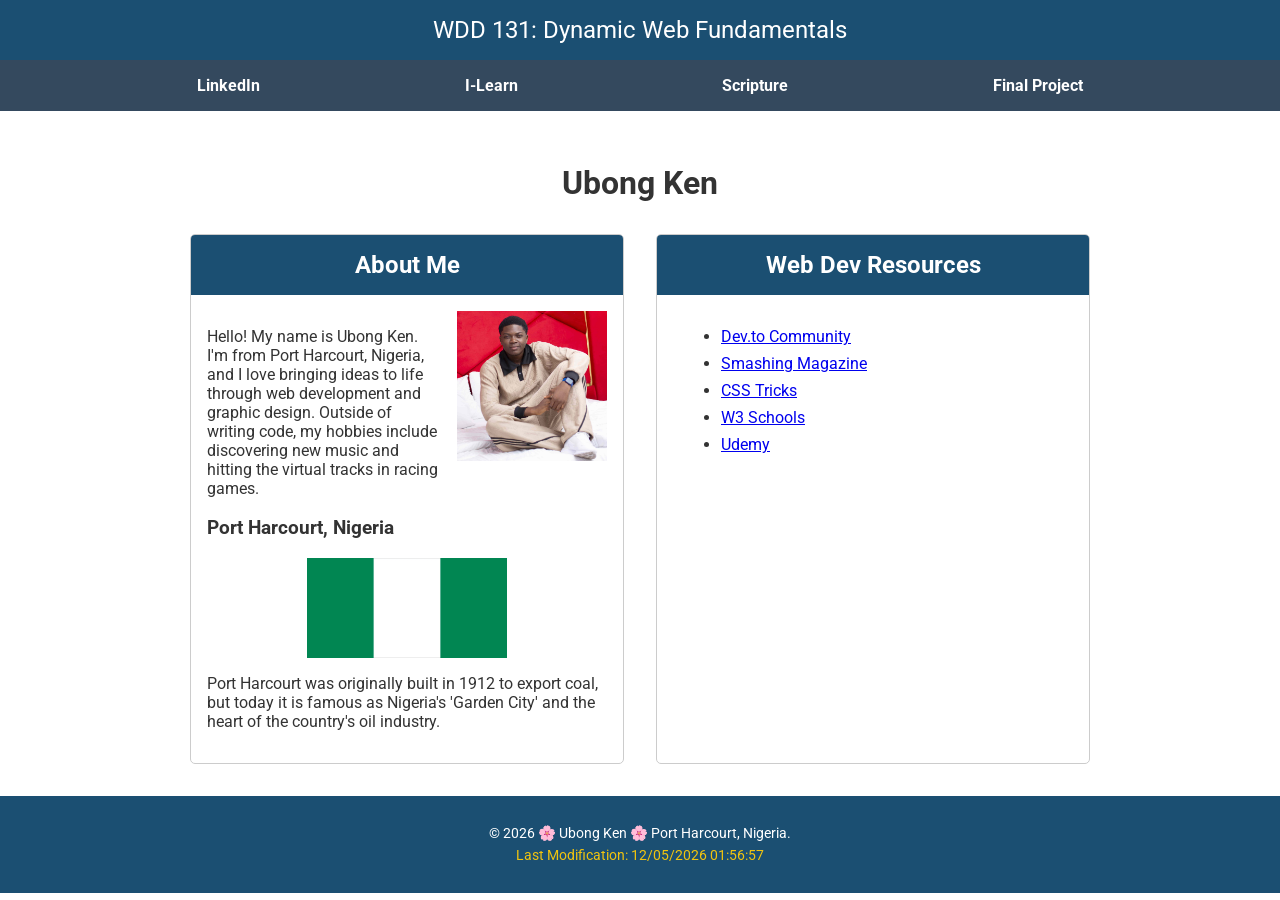
<file: index.html>
<!DOCTYPE html>
<html lang="en-US">
<head>
    <meta charset="UTF-8">
    <meta name="viewport" content="width=device-width, initial-scale=1.0">
    <title>WDD 131 - Dynamic Web Fundamentals - Ubong Ken</title>
    <meta name="description" content="WDD 131 - Dynamic Web Fundamentals course home page for Ubong Ken. Includes links to assignments and web development resources.">
    <meta name="author" content="Ubong Ken">
    
    <link rel="preconnect" href="https://fonts.googleapis.com">
    <link rel="preconnect" href="https://fonts.gstatic.com" crossorigin>
    <link href="https://fonts.googleapis.com/css2?family=Roboto:wght@400;700&display=swap" rel="stylesheet">
    
    <link rel="stylesheet" href="styles/base.css">
    <script src="scripts/getdates.js" defer></script>
</head>
<body>
    <header>
        <span id="course-title">WDD 131: Dynamic Web Fundamentals</span>
        <nav>
            <a href="https://www.linkedin.com/in/ken-ubong20" target="_blank">LinkedIn</a>
            <a href="https://byupw.instructure.com/" target="_blank">I-Learn</a>
            <a href="https://www.churchofjesuschrist.org/study/scriptures/bofm/1-ne/3?lang=eng&id=p7#p7" target="_blank">Scripture</a>
            <a href="#">Final Project</a>
        </nav>
    </header>

    <main>
        <h1>Ubong Ken</h1>
        
        <section class="card">
            <h2>About Me</h2>
            <div class="card-content">
                <img src="images/profile.jpg" alt="Profile picture of Ubong Ken" width="200" class="profile-img">
                <p>Hello! My name is Ubong Ken. I'm from Port Harcourt, Nigeria, and I love bringing ideas to life through web development and graphic design. Outside of writing code, my hobbies include discovering new music and hitting the virtual tracks in racing games.</p>
                
                <h3>Port Harcourt, Nigeria</h3>
                <img src="images/flag.webp" alt="Flag of Nigeria" width="200" class="flag-img">
                <p>Port Harcourt was originally built in 1912 to export coal, but today it is famous as Nigeria's 'Garden City' and the heart of the country's oil industry.</p>
            </div>
        </section>

        <section class="card">
            <h2>Web Dev Resources</h2>
            <div class="card-content">
                <ul>
                    <li><a href="https://dev.to/" target="_blank">Dev.to Community</a></li>
                    <li><a href="https://www.smashingmagazine.com/" target="_blank">Smashing Magazine</a></li>
                    <li><a href="https://css-tricks.com/" target="_blank">CSS Tricks</a></li>
                    <li><a href="https://www.w3schools.com/" target="_blank">W3 Schools</a></li>
                    <li><a href="https://www.udemy.com/" target="_blank">Udemy</a></li>
                </ul>
            </div>
        </section>
    </main>

    <footer>
        <p>&copy; <span id="currentyear"></span> 🌸 Ubong Ken 🌸 Port Harcourt, Nigeria. </p>
        <p id="lastModified"></p>
    </footer>
</body>
</html>
</file>
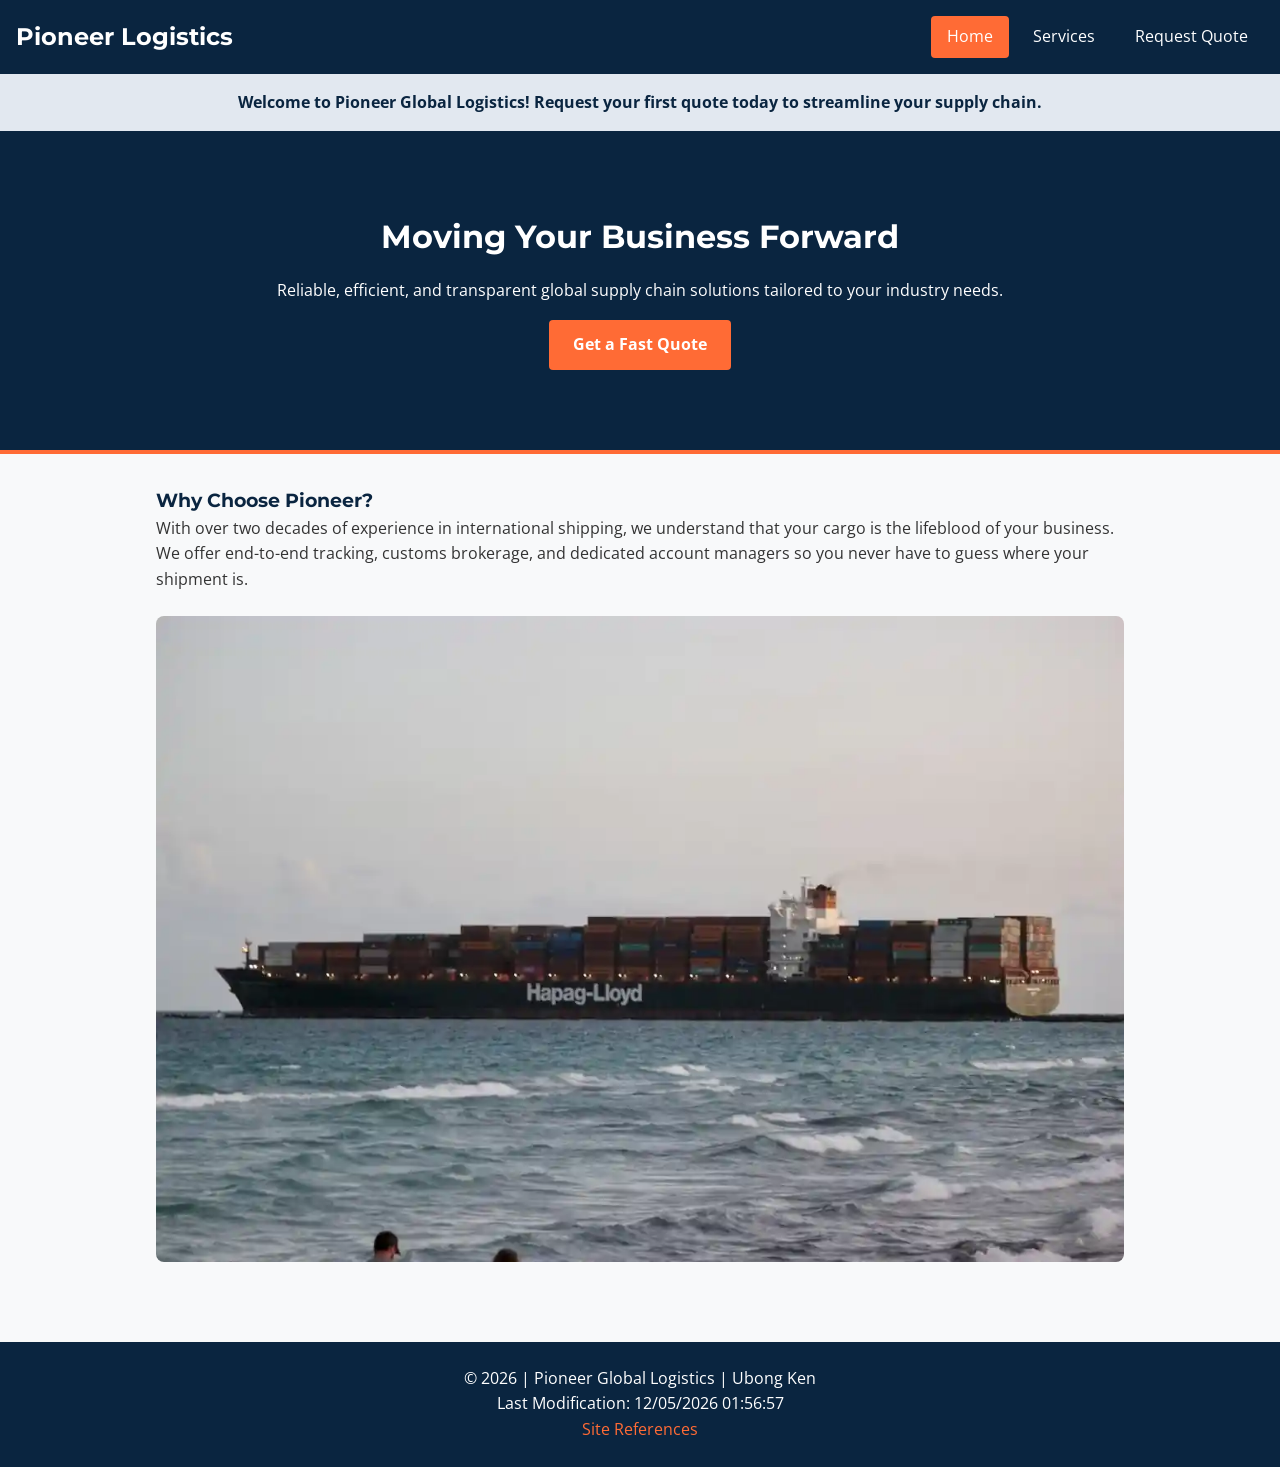
<file: project/index.html>
<!DOCTYPE html>
<html lang="en-US">
<head>
    <meta charset="UTF-8">
    <meta name="viewport" content="width=device-width, initial-scale=1.0">
    <title>Pioneer Global Logistics | Home</title>
    <meta name="description" content="Pioneer Global Logistics provides top-tier ocean, air, and ground freight solutions worldwide.">
    <meta name="author" content="Ubong Ken">
    
    <link rel="preconnect" href="https://fonts.googleapis.com">
    <link rel="preconnect" href="https://fonts.gstatic.com" crossorigin>
    <link href="https://fonts.googleapis.com/css2?family=Montserrat:wght@400;700&family=Open+Sans:wght@400;600&display=swap" rel="stylesheet">
    
    <link rel="stylesheet" href="styles/main.css">
    <script src="scripts/main.js" defer></script>
</head>
<body>
    <header>
        <div class="logo">Pioneer Logistics</div>
        <button id="menu-button" aria-label="Menu">☰</button>
        <nav id="main-nav">
            <a href="index.html" class="active">Home</a>
            <a href="services.html">Services</a>
            <a href="quote.html">Request Quote</a>
        </nav>
    </header>

    <main>
        <div id="welcome-message"></div>

        <section class="hero">
            <h2>Moving Your Business Forward</h2>
            <p>Reliable, efficient, and transparent global supply chain solutions tailored to your industry needs.</p>
            <a href="quote.html" class="cta-button">Get a Fast Quote</a>
        </section>

        <section class="content-section">
            <h3>Why Choose Pioneer?</h3>
            <p>With over two decades of experience in international shipping, we understand that your cargo is the lifeblood of your business. We offer end-to-end tracking, customs brokerage, and dedicated account managers so you never have to guess where your shipment is.</p>
            
            <img src="images/cargo-ship.webp" alt="A large cargo ship carrying containers across the ocean" width="1000" height="500" loading="lazy" style="margin-top: 1.5rem; border-radius: 8px;">
        </section>
    </main>

    <footer>
        <p>&copy; <span id="currentyear"></span> | Pioneer Global Logistics | Ubong Ken</p>
        <p id="lastModified"></p>
        <p><a href="references.html">Site References</a></p>
    </footer>
</body>
</html>
</file>
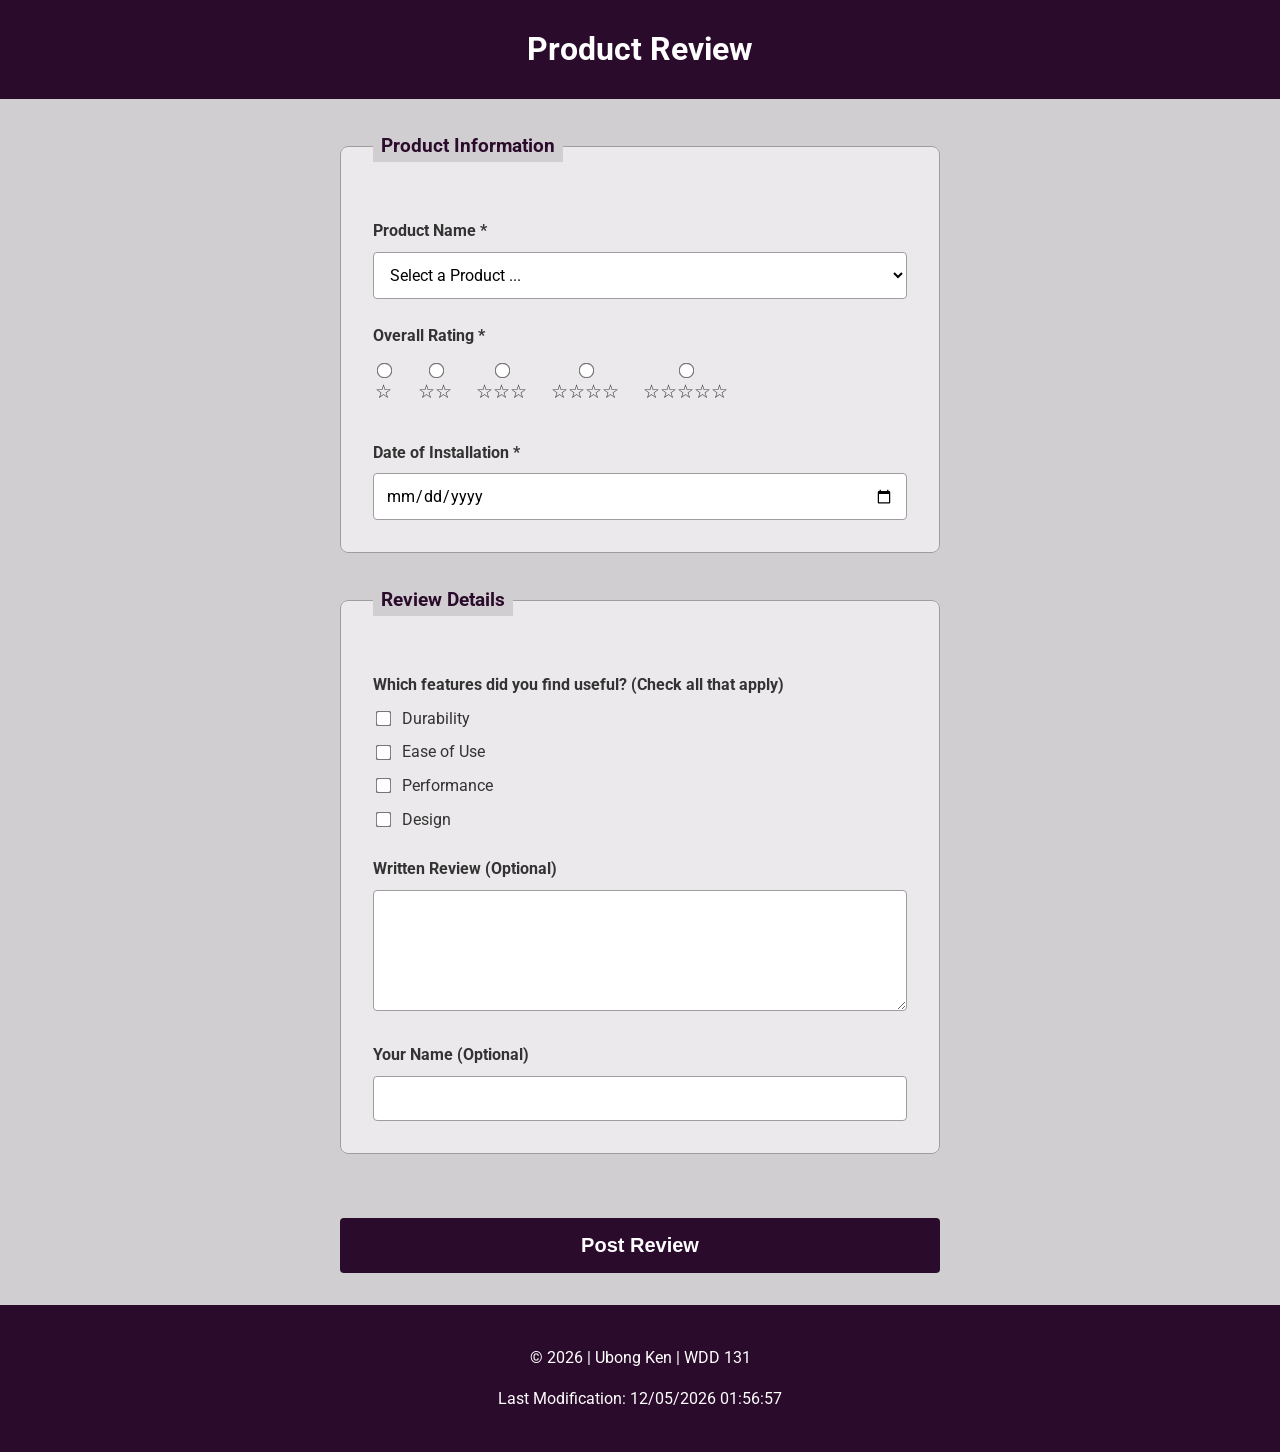
<file: form.html>
<!DOCTYPE html>
<html lang="en-US">
<head>
    <meta charset="UTF-8">
    <meta name="viewport" content="width=device-width, initial-scale=1.0">
    <title>Product Review Form - Ubong Ken</title>
    <meta name="description" content="A comprehensive product review form for Pioneer Global Logistics clients to provide feedback on our shipping and freight services.">
    <meta name="author" content="Ubong Ken">
    
    <link rel="preconnect" href="https://fonts.googleapis.com">
    <link rel="preconnect" href="https://fonts.gstatic.com" crossorigin>
    <link href="https://fonts.googleapis.com/css2?family=Roboto:wght@400;700&display=swap" rel="stylesheet">
    
    <link rel="stylesheet" href="styles/form.css">
    <script src="scripts/form.js" defer></script>
</head>
<body>
    <header>
        <h1>Product Review</h1>
    </header>

    <main>
        <form method="get" action="review.html" class="review-form">
            
            <fieldset>
                <legend>Product Information</legend>
                
                <label for="product-select">Product Name *</label>
                <select id="product-select" name="product" required>
                    <option value="" disabled selected>Select a Product ...</option>
                </select>
                
                <label>Overall Rating *</label>
                <div class="rating-group">
                    <label for="rating-1"><input type="radio" id="rating-1" name="rating" value="1" required> ☆</label>
                    <label for="rating-2"><input type="radio" id="rating-2" name="rating" value="2" required> ☆☆</label>
                    <label for="rating-3"><input type="radio" id="rating-3" name="rating" value="3" required> ☆☆☆</label>
                    <label for="rating-4"><input type="radio" id="rating-4" name="rating" value="4" required> ☆☆☆☆</label>
                    <label for="rating-5"><input type="radio" id="rating-5" name="rating" value="5" required> ☆☆☆☆☆</label>
                </div>
                
                <label for="installation-date">Date of Installation *</label>
                <input type="date" id="installation-date" name="installation" required>
            </fieldset>

            <fieldset>
                <legend>Review Details</legend>
                
                <label>Which features did you find useful? (Check all that apply)</label>
                <div class="checkbox-group">
                    <label for="feature-durability"><input type="checkbox" id="feature-durability" name="feature" value="durability"> Durability</label>
                    <label for="feature-ease"><input type="checkbox" id="feature-ease" name="feature" value="ease"> Ease of Use</label>
                    <label for="feature-performance"><input type="checkbox" id="feature-performance" name="feature" value="performance"> Performance</label>
                    <label for="feature-design"><input type="checkbox" id="feature-design" name="feature" value="design"> Design</label>
                </div>
                
                <label for="written-review">Written Review (Optional)</label>
                <textarea id="written-review" name="review_text" rows="5"></textarea>
                
                <label for="user-name">Your Name (Optional)</label>
                <input type="text" id="user-name" name="user">
            </fieldset>

            <input type="submit" value="Post Review" class="submit-btn">
        </form>
    </main>

    <footer>
        <p>&copy; <span id="currentyear"></span> | Ubong Ken | WDD 131</p>
        <p id="lastModified"></p>
    </footer>
</body>
</html>
</file>
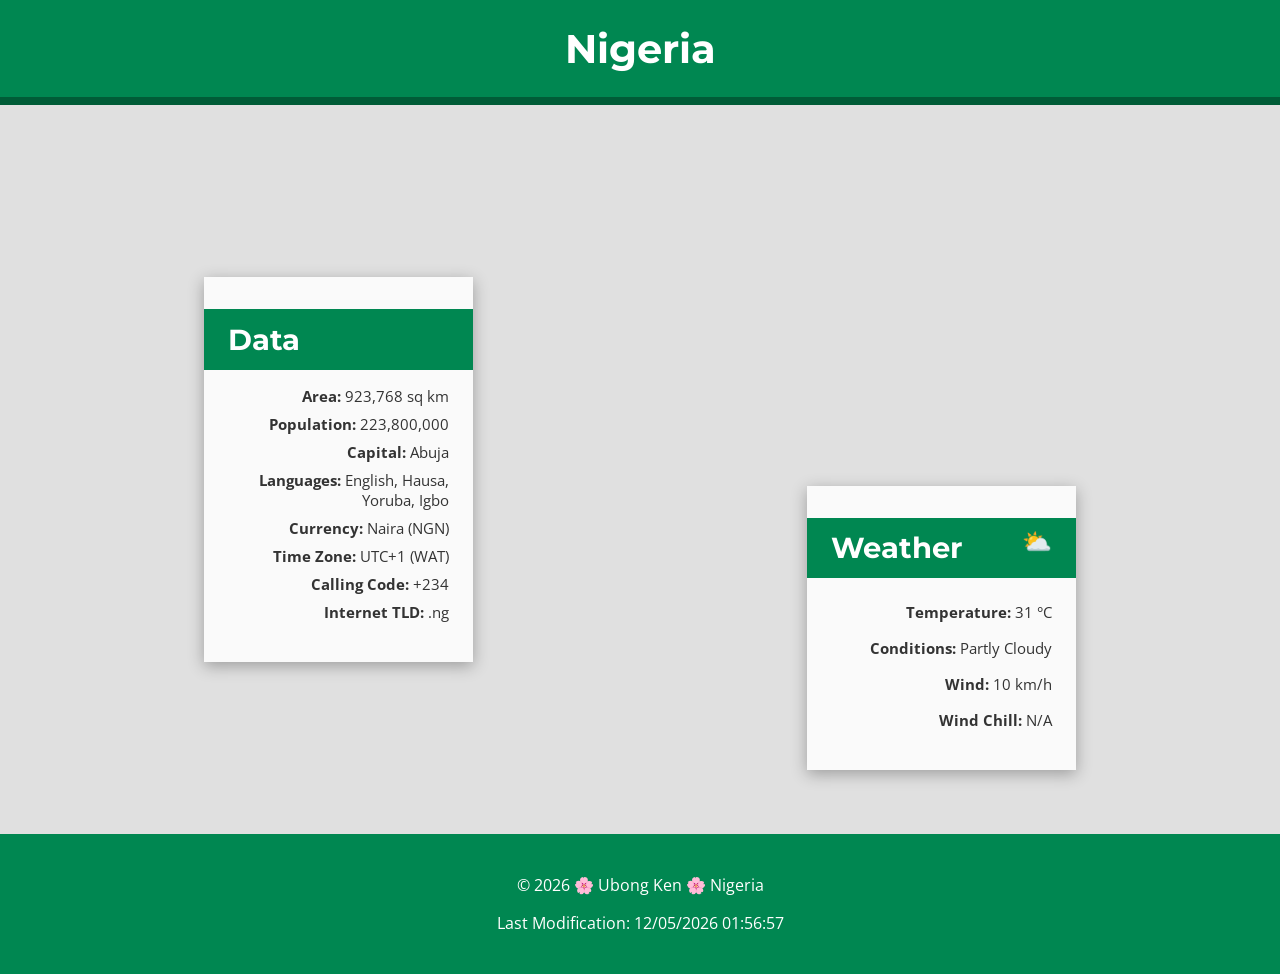
<file: place.html>
<!DOCTYPE html>
<html lang="en-US">
<head>
    <meta charset="UTF-8">
    <meta name="viewport" content="width=device-width, initial-scale=1.0">
    <title>Nigeria - Country Profile | Ubong Ken</title>
    <meta name="description" content="A demographic and weather profile of Nigeria for WDD 131 by Ubong Ken.">
    <meta name="author" content="Ubong Ken">
    
    <link rel="preconnect" href="https://fonts.googleapis.com">
    <link rel="preconnect" href="https://fonts.gstatic.com" crossorigin>
    <link href="https://fonts.googleapis.com/css2?family=Montserrat:wght@400;700&family=Open+Sans&display=swap" rel="stylesheet">
    
    <link rel="stylesheet" href="styles/place.css">
    <link rel="stylesheet" href="styles/place-large.css">
    <script src="scripts/place.js" defer></script>
</head>
<body>
    <header>
        <h1>Nigeria</h1>
    </header>

    <main>
        <div class="hero">
            <picture>
                <source media="(min-width: 768px)" srcset="images/nigeria-large.webp">
                <img src="images/nigeria-small.webp" alt="Landscape of Nigeria" width="400" height="250" loading="eager">
            </picture>
        </div>

        <div class="content-grid">
            <section class="card data-card">
                <h2>Data</h2>
                <div class="card-content">
                    <p><strong>Area:</strong> 923,768 sq km</p>
                    <p><strong>Population:</strong> 223,800,000</p>
                    <p><strong>Capital:</strong> Abuja</p>
                    <p><strong>Languages:</strong> English, Hausa, Yoruba, Igbo</p>
                    <p><strong>Currency:</strong> Naira (NGN)</p>
                    <p><strong>Time Zone:</strong> UTC+1 (WAT)</p>
                    <p><strong>Calling Code:</strong> +234</p>
                    <p><strong>Internet TLD:</strong> .ng</p>
                </div>
            </section>

            <section class="card weather-card">
                <h2>Weather</h2>
                <div class="card-content weather-content">
                    <img src="images/weather-icon.svg" alt="Weather Icon" width="60" height="60" class="weather-icon">
                    <p><strong>Temperature:</strong> <span id="temp">31</span> °C</p>
                    <p><strong>Conditions:</strong> Partly Cloudy</p>
                    <p><strong>Wind:</strong> <span id="wind">10</span> km/h</p>
                    <p><strong>Wind Chill:</strong> <span id="windchill"></span></p>
                </div>
            </section>
        </div>
    </main>

    <footer>
        <p>&copy; <span id="currentyear"></span> 🌸 Ubong Ken 🌸 Nigeria</p>
        <p id="lastModified"></p>
    </footer>
</body>
</html>
</file>
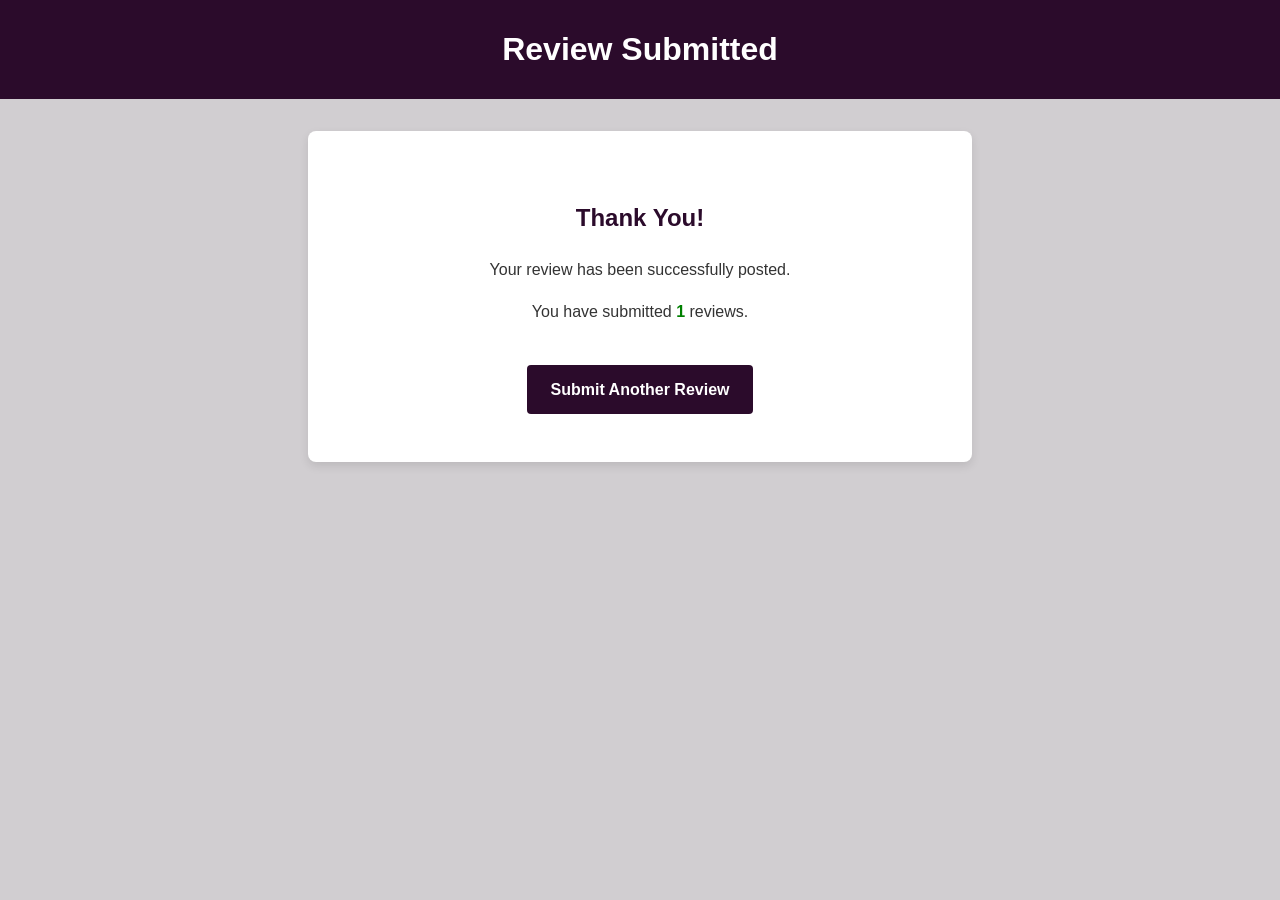
<file: review.html>
<!DOCTYPE html>
<html lang="en-US">
<head>
    <meta charset="UTF-8">
    <meta name="viewport" content="width=device-width, initial-scale=1.0">
    <title>Review Confirmation - Ubong Ken</title>
    <link rel="stylesheet" href="styles/form.css">
</head>
<body>
    <header>
        <h1>Review Submitted</h1>
    </header>

    <main class="confirmation-message">
        <h2>Thank You!</h2>
        <p>Your review has been successfully posted.</p>
        <p>You have submitted <span id="review-counter" style="font-weight: bold; color: green;"></span> reviews.</p>
        <a href="form.html">Submit Another Review</a>
    </main>

    <script>
        // Use localStorage to track the number of reviews
        let reviewsCount = window.localStorage.getItem("reviewsCount") || 0;
        reviewsCount++;
        window.localStorage.setItem("reviewsCount", reviewsCount);
        
        document.getElementById("review-counter").textContent = reviewsCount;
    </script>
</body>
</html>
</file>
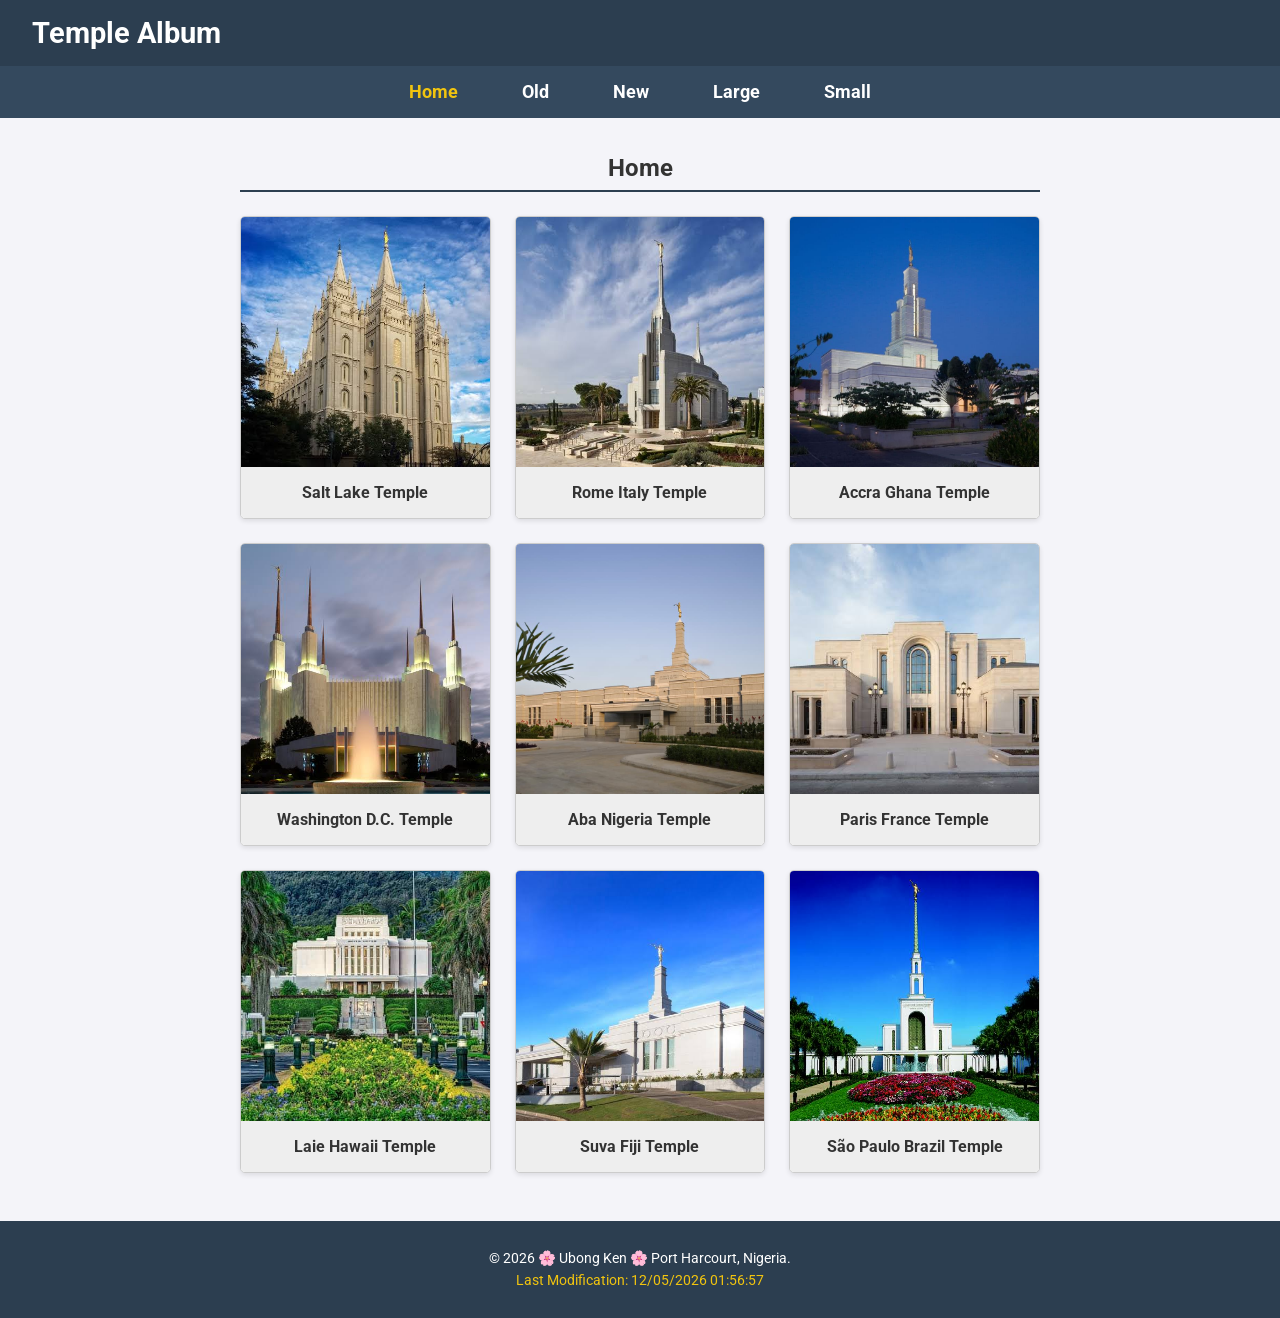
<file: temples.html>
<!DOCTYPE html>
<html lang="en-US">
<head>
    <meta charset="UTF-8">
    <meta name="viewport" content="width=device-width, initial-scale=1.0">
    <title>Temple Album - Ubong Ken</title>
    <meta name="description" content="A descriptive picture album of dedicated temples built by The Church of Jesus Christ of Latter-day Saints, created by Ubong Ken for WDD 131.">
    <meta name="author" content="Ubong Ken">
    
    <link rel="preconnect" href="https://fonts.googleapis.com">
    <link rel="preconnect" href="https://fonts.gstatic.com" crossorigin>
    <link href="https://fonts.googleapis.com/css2?family=Roboto:wght@400;700&display=swap" rel="stylesheet">
    
    <link rel="stylesheet" href="styles/temples.css">
    <link rel="stylesheet" href="styles/temples-large.css">
    <script src="scripts/temples.js" defer></script>
</head>
<body>
    <header>
        <div class="header-container">
            <h1>Temple Album</h1>
            <button id="menu" aria-label="Menu"></button>
        </div>
        <nav class="navigation">
            <a href="#" class="active">Home</a>
            <a href="#">Old</a>
            <a href="#">New</a>
            <a href="#">Large</a>
            <a href="#">Small</a>
        </nav>
    </header>

    <main>
        <h2>Home</h2>
        <div class="res-grid">
            <figure>
                <img src="images/salt_lake_temple.jpg" alt="Salt Lake Temple" width="400" height="250" loading="lazy">
                <figcaption>Salt Lake Temple</figcaption>
            </figure>
            
            <figure>
                <img src="images/rome_italy_temple.jpg" alt="Rome Italy Temple" width="400" height="250" loading="lazy">
                <figcaption>Rome Italy Temple</figcaption>
            </figure>

            <figure>
                <img src="images/accra_ghana_temple.jpg" alt="Accra Ghana Temple" width="400" height="250" loading="lazy">
                <figcaption>Accra Ghana Temple</figcaption>
            </figure>

            <figure>
                <img src="images/washington_dc_temple.jpg" alt="Washington D.C. Temple" width="400" height="250" loading="lazy">
                <figcaption>Washington D.C. Temple</figcaption>
            </figure>

            <figure>
                <img src="images/aba_nigeria_temple.jpg" alt="Aba Nigeria Temple" width="400" height="250" loading="lazy">
                <figcaption>Aba Nigeria Temple</figcaption>
            </figure>

            <figure>
                <img src="images/paris_france_temple.jpg" alt="Paris France Temple" width="400" height="250" loading="lazy">
                <figcaption>Paris France Temple</figcaption>
            </figure>

            <figure>
                <img src="images/laie_hawaii_temple.jpg" alt="Laie Hawaii Temple" width="400" height="250" loading="lazy">
                <figcaption>Laie Hawaii Temple</figcaption>
            </figure>

            <figure>
                <img src="images/suva_fiji_temple.jpg" alt="Suva Fiji Temple" width="400" height="250" loading="lazy">
                <figcaption>Suva Fiji Temple</figcaption>
            </figure>

            <figure>
                <img src="images/sao_paulo_brazil_temple.jpg" alt="São Paulo Brazil Temple" width="400" height="250" loading="lazy">
                <figcaption>São Paulo Brazil Temple</figcaption>
            </figure>
        </div>
    </main>

    <footer>
        <p>&copy; <span id="currentyear"></span> 🌸 Ubong Ken 🌸 Port Harcourt, Nigeria.</p>
        <p id="lastModified"></p>
    </footer>
</body>
</html>
</file>
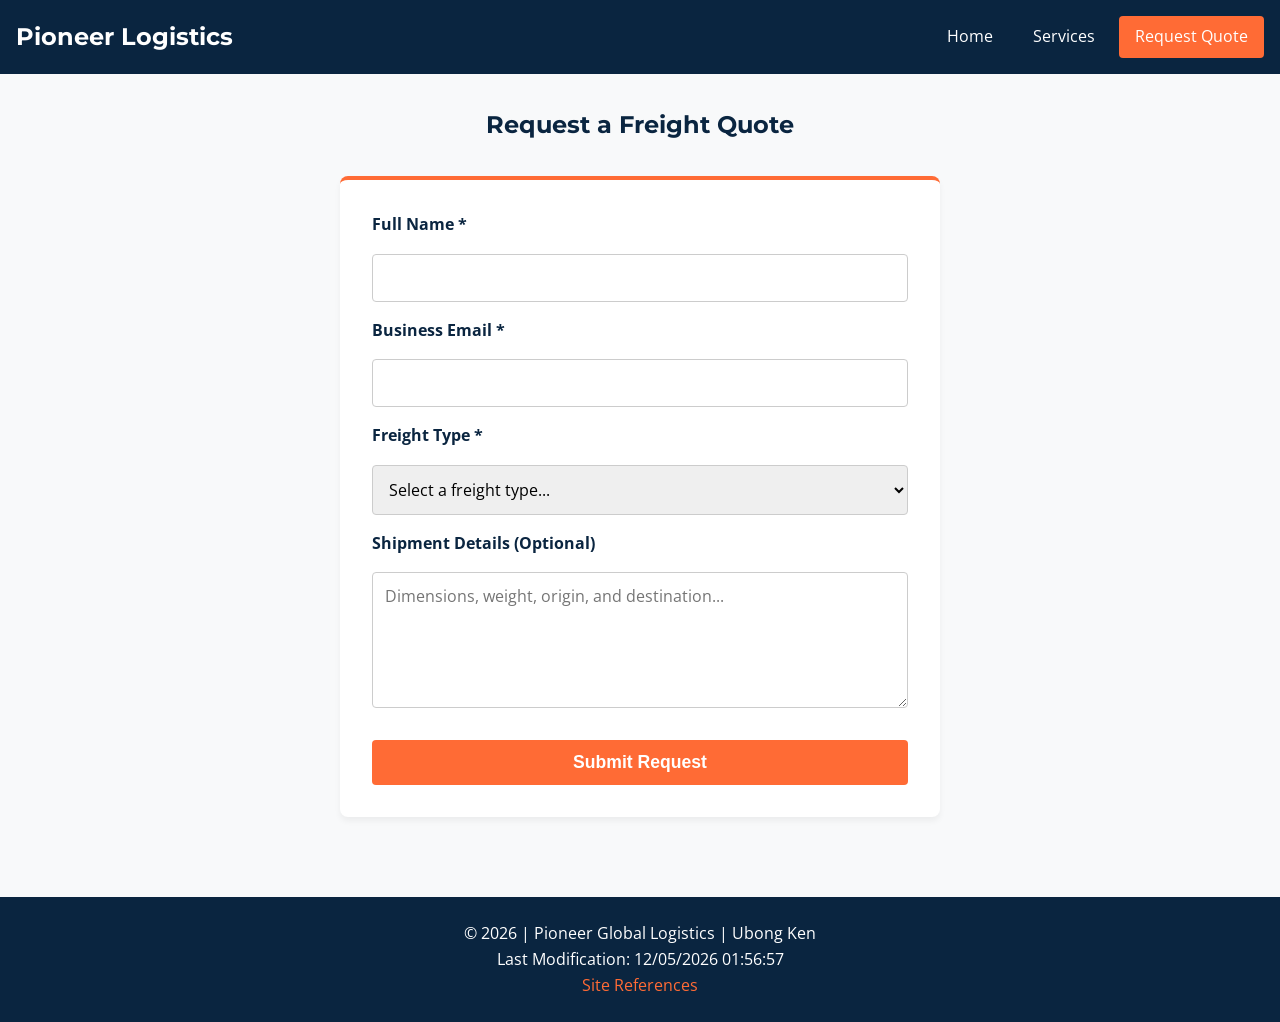
<file: project/quote.html>
<!DOCTYPE html>
<html lang="en-US">
<head>
    <meta charset="UTF-8">
    <meta name="viewport" content="width=device-width, initial-scale=1.0">
    <title>Pioneer Global Logistics | Request Quote</title>
    <meta name="description" content="Request a fast and accurate global freight quote from Pioneer Global Logistics.">
    <meta name="author" content="Ubong Ken">
    
    <link rel="preconnect" href="https://fonts.googleapis.com">
    <link rel="preconnect" href="https://fonts.gstatic.com" crossorigin>
    <link href="https://fonts.googleapis.com/css2?family=Montserrat:wght@400;700&family=Open+Sans:wght@400;600&display=swap" rel="stylesheet">
    
    <link rel="stylesheet" href="styles/main.css">
    <script src="scripts/main.js" defer></script>
</head>
<body>
    <header>
        <div class="logo">Pioneer Logistics</div>
        <button id="menu-button" aria-label="Menu">☰</button>
        <nav id="main-nav">
            <a href="index.html">Home</a>
            <a href="services.html">Services</a>
            <a href="quote.html" class="active">Request Quote</a>
        </nav>
    </header>

    <main>
        <section class="content-section">
            <h2 style="text-align: center; margin-bottom: 2rem;">Request a Freight Quote</h2>
            
            <form id="quote-form" action="thankyou.html" method="get">
                <label for="name">Full Name *</label>
                <input type="text" id="name" name="name" required>

                <label for="email">Business Email *</label>
                <input type="email" id="email" name="email" required>

                <label for="service-type">Freight Type *</label>
                <select id="service-type" name="service" required>
                    <option value="" disabled selected>Select a freight type...</option>
                    <option value="ocean">Ocean Freight</option>
                    <option value="air">Air Freight</option>
                    <option value="ground">Ground/Rail Freight</option>
                </select>

                <label for="details">Shipment Details (Optional)</label>
                <textarea id="details" name="details" rows="5" placeholder="Dimensions, weight, origin, and destination..."></textarea>

                <input type="submit" value="Submit Request" class="cta-button" style="border: none; cursor: pointer; width: 100%; font-size: 1.1rem;">
            </form>
        </section>
    </main>

    <footer>
        <p>&copy; <span id="currentyear"></span> | Pioneer Global Logistics | Ubong Ken</p>
        <p id="lastModified"></p>
        <p><a href="references.html">Site References</a></p>
    </footer>
</body>
</html>
</file>
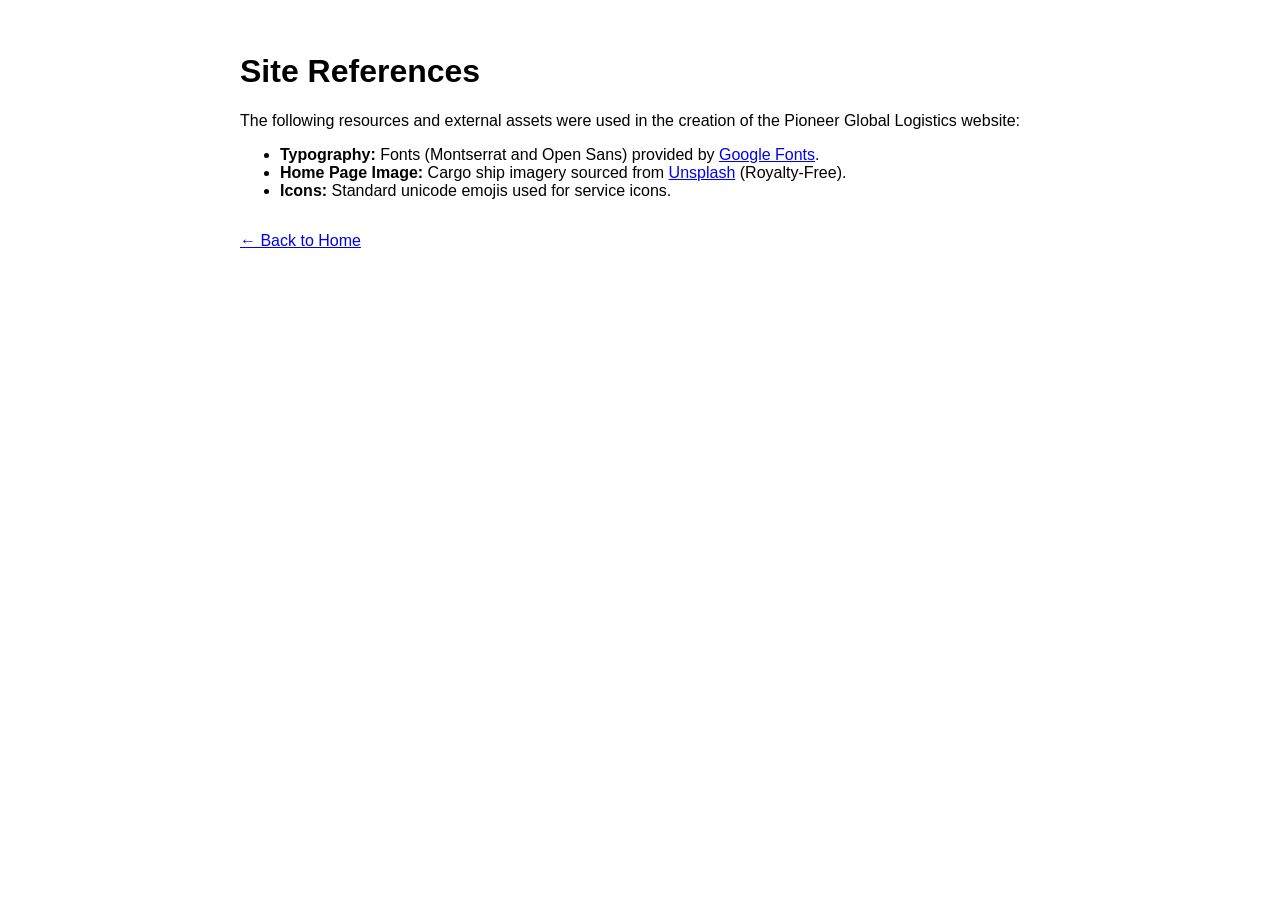
<file: project/references.html>
<!DOCTYPE html>
<html lang="en-US">
<head>
    <meta charset="UTF-8">
    <meta name="viewport" content="width=device-width, initial-scale=1.0">
    <title>Site References</title>
</head>
<body style="font-family: sans-serif; padding: 2rem; max-width: 800px; margin: 0 auto;">
    
    <h1>Site References</h1>
    <p>The following resources and external assets were used in the creation of the Pioneer Global Logistics website:</p>

    <ul>
        <li>
            <strong>Typography:</strong> Fonts (Montserrat and Open Sans) provided by <a href="https://fonts.google.com/" target="_blank">Google Fonts</a>.
        </li>
        <li>
            <strong>Home Page Image:</strong> Cargo ship imagery sourced from <a href="https://unsplash.com/" target="_blank">Unsplash</a> (Royalty-Free).
        </li>
        <li>
            <strong>Icons:</strong> Standard unicode emojis used for service icons.
        </li>
    </ul>

    <p style="margin-top: 2rem;"><a href="index.html">← Back to Home</a></p>

</body>
</html>
</file>
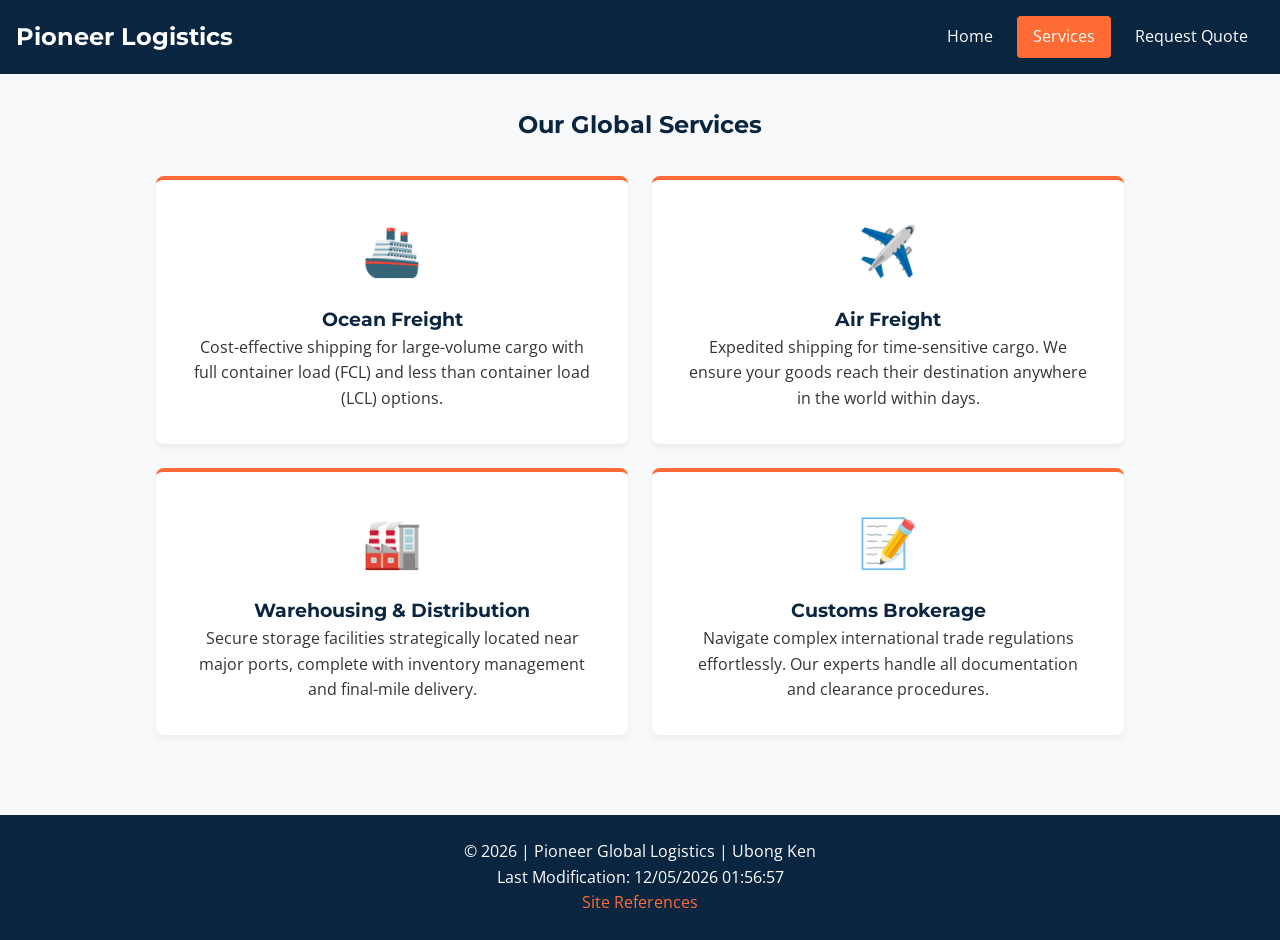
<file: project/services.html>
<!DOCTYPE html>
<html lang="en-US">
<head>
    <meta charset="UTF-8">
    <meta name="viewport" content="width=device-width, initial-scale=1.0">
    <title>Pioneer Global Logistics | Services</title>
    <meta name="description" content="Explore our global ocean, air, and warehousing logistics services.">
    <meta name="author" content="Ubong Ken">
    
    <link rel="preconnect" href="https://fonts.googleapis.com">
    <link rel="preconnect" href="https://fonts.gstatic.com" crossorigin>
    <link href="https://fonts.googleapis.com/css2?family=Montserrat:wght@400;700&family=Open+Sans:wght@400;600&display=swap" rel="stylesheet">
    
    <link rel="stylesheet" href="styles/main.css">
    <script src="scripts/main.js" defer></script>
</head>
<body>
    <header>
        <div class="logo">Pioneer Logistics</div>
        <button id="menu-button" aria-label="Menu">☰</button>
        <nav id="main-nav">
            <a href="index.html">Home</a>
            <a href="services.html" class="active">Services</a>
            <a href="quote.html">Request Quote</a>
        </nav>
    </header>

    <main>
        <section class="content-section">
            <h2 style="text-align: center; margin-bottom: 2rem;">Our Global Services</h2>
            <div id="services-container" class="services-grid"></div>
        </section>
    </main>

    <footer>
        <p>&copy; <span id="currentyear"></span> | Pioneer Global Logistics | Ubong Ken</p>
        <p id="lastModified"></p>
        <p><a href="references.html">Site References</a></p>
    </footer>
</body>
</html>
</file>
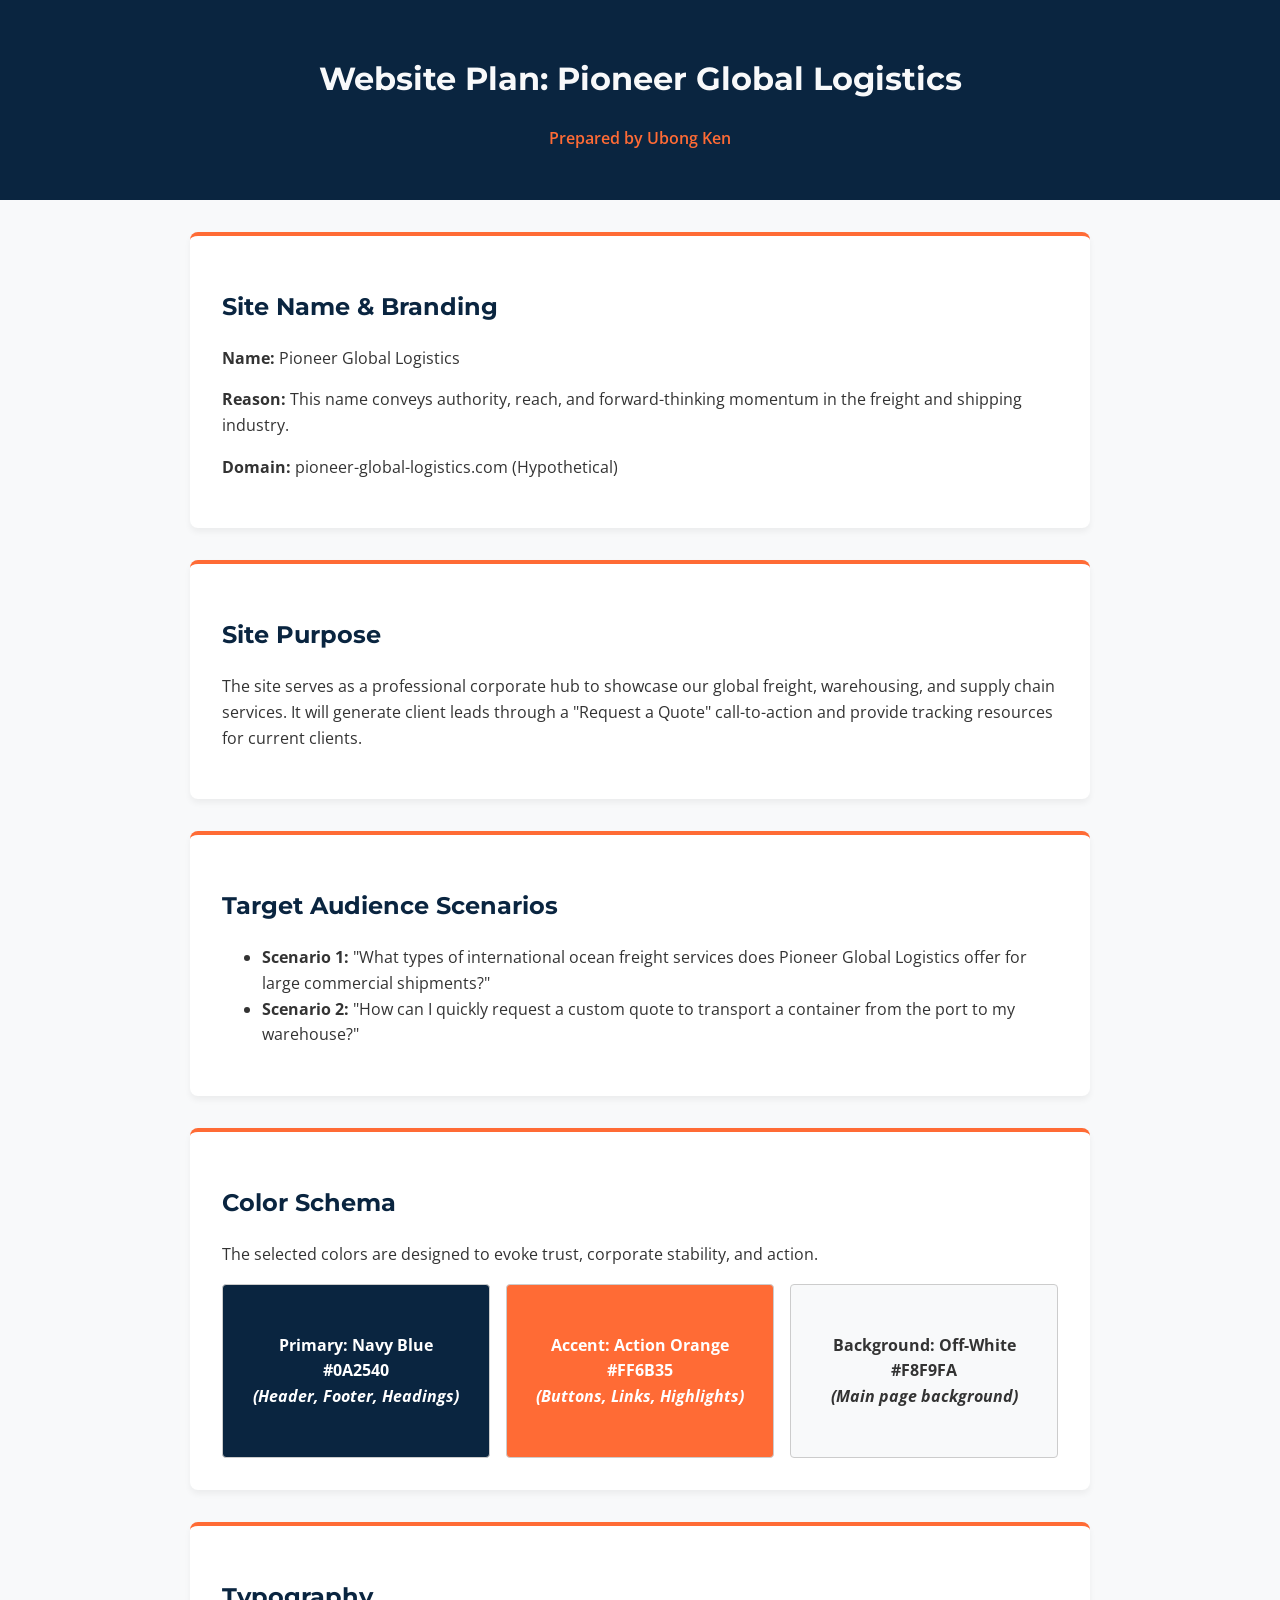
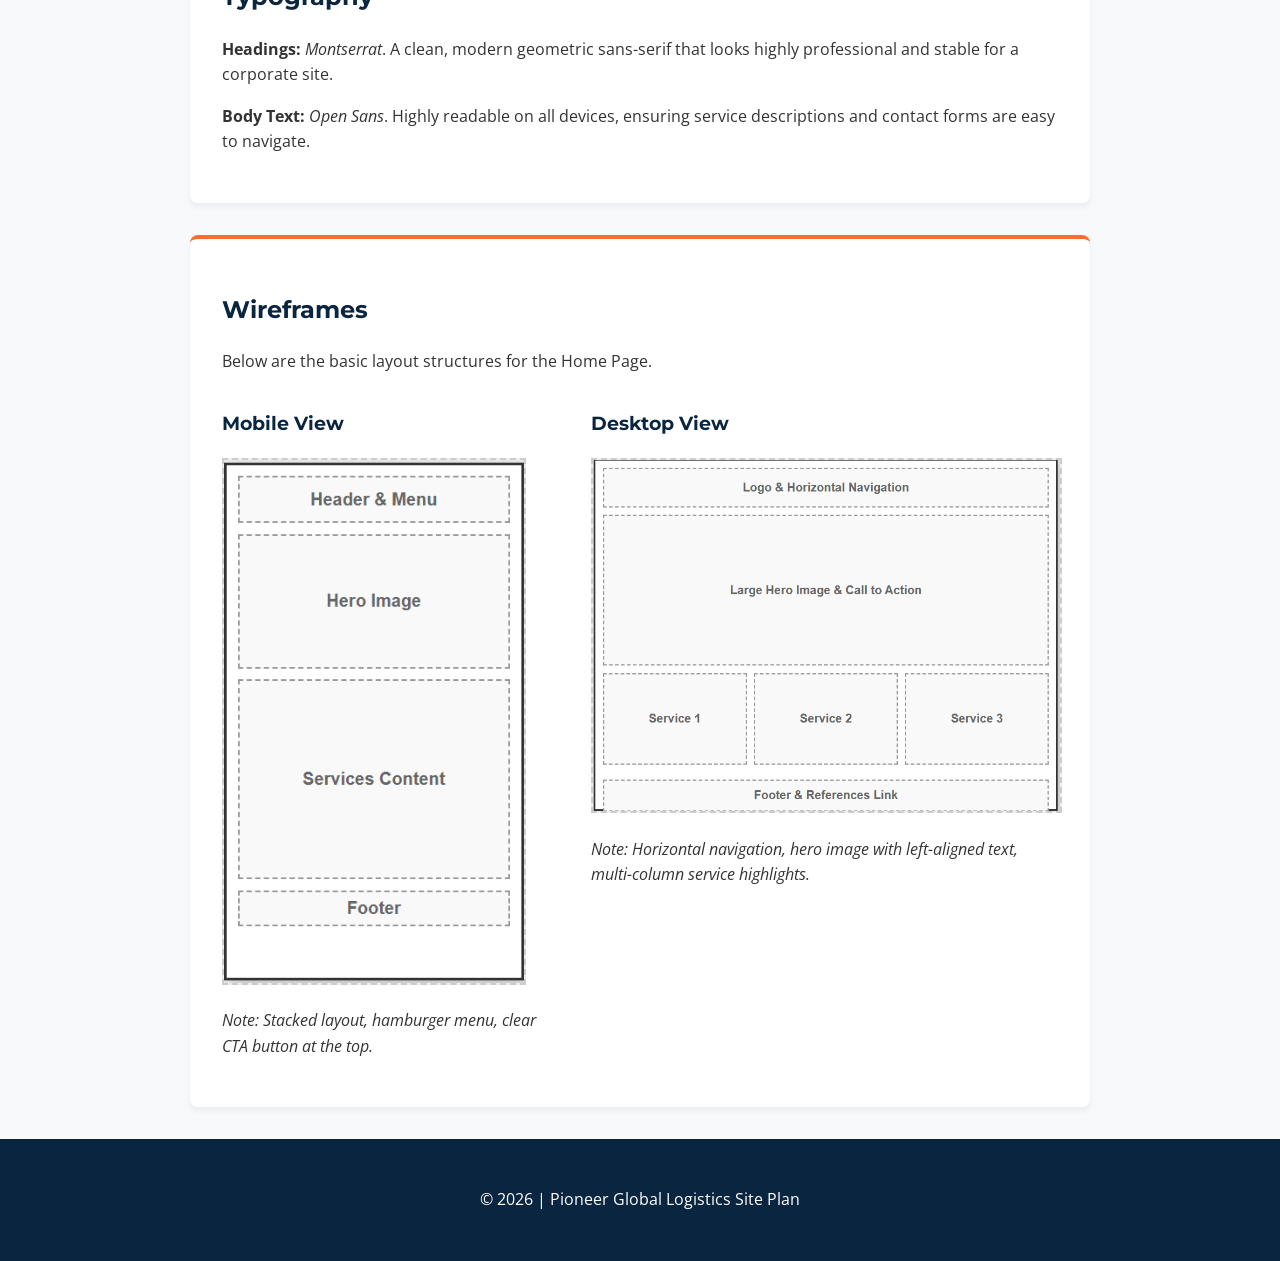
<file: project/siteplan.html>
<!DOCTYPE html>
<html lang="en-US">
<head>
    <meta charset="UTF-8">
    <meta name="viewport" content="width=device-width, initial-scale=1.0">
    <title>Site Plan - Pioneer Global Logistics</title>
    <meta name="description" content="Website planning document for Pioneer Global Logistics.">
    <meta name="author" content="Ubong Ken">
    
    <link rel="preconnect" href="https://fonts.googleapis.com">
    <link rel="preconnect" href="https://fonts.gstatic.com" crossorigin>
    <link href="https://fonts.googleapis.com/css2?family=Montserrat:wght@400;700&family=Open+Sans:wght@400;600&display=swap" rel="stylesheet">
    
    <link rel="stylesheet" href="styles/siteplan.css">
</head>
<body>
    <header>
        <h1>Website Plan: Pioneer Global Logistics</h1>
        <p>Prepared by Ubong Ken</p>
    </header>

    <main>
        <section>
            <h2>Site Name & Branding</h2>
            <p><strong>Name:</strong> Pioneer Global Logistics</p>
            <p><strong>Reason:</strong> This name conveys authority, reach, and forward-thinking momentum in the freight and shipping industry.</p>
            <p><strong>Domain:</strong> pioneer-global-logistics.com (Hypothetical)</p>
        </section>

        <section>
            <h2>Site Purpose</h2>
            <p>The site serves as a professional corporate hub to showcase our global freight, warehousing, and supply chain services. It will generate client leads through a "Request a Quote" call-to-action and provide tracking resources for current clients.</p>
        </section>

        <section>
            <h2>Target Audience Scenarios</h2>
            <ul>
                <li><strong>Scenario 1:</strong> "What types of international ocean freight services does Pioneer Global Logistics offer for large commercial shipments?"</li>
                <li><strong>Scenario 2:</strong> "How can I quickly request a custom quote to transport a container from the port to my warehouse?"</li>
            </ul>
        </section>

        <section>
            <h2>Color Schema</h2>
            <p>The selected colors are designed to evoke trust, corporate stability, and action.</p>
            <div class="color-palette">
                <div class="color-swatch primary-color">
                    <p>Primary: Navy Blue<br>#0A2540<br><em>(Header, Footer, Headings)</em></p>
                </div>
                <div class="color-swatch accent-color">
                    <p>Accent: Action Orange<br>#FF6B35<br><em>(Buttons, Links, Highlights)</em></p>
                </div>
                <div class="color-swatch bg-color">
                    <p>Background: Off-White<br>#F8F9FA<br><em>(Main page background)</em></p>
                </div>
            </div>
        </section>

        <section>
            <h2>Typography</h2>
            <p><strong>Headings:</strong> <em>Montserrat</em>. A clean, modern geometric sans-serif that looks highly professional and stable for a corporate site.</p>
            <p><strong>Body Text:</strong> <em>Open Sans</em>. Highly readable on all devices, ensuring service descriptions and contact forms are easy to navigate.</p>
        </section>

        <section>
            <h2>Wireframes</h2>
            <p>Below are the basic layout structures for the Home Page.</p>
            
            <div class="wireframe-container">
                <div class="wireframe">
                    <h3>Mobile View</h3>
                    <img src="images/wireframe-mobile.png" alt="Mobile Wireframe Placeholder" width="300">
                    <p><em>Note: Stacked layout, hamburger menu, clear CTA button at the top.</em></p>
                </div>
                
                <div class="wireframe">
                    <h3>Desktop View</h3>
                    <img src="images/wireframe-desktop.png" alt="Desktop Wireframe Placeholder" width="500">
                    <p><em>Note: Horizontal navigation, hero image with left-aligned text, multi-column service highlights.</em></p>
                </div>
            </div>
        </section>
    </main>

    <footer>
        <p>&copy; 2026 | Pioneer Global Logistics Site Plan</p>
    </footer>
</body>
</html>
</file>
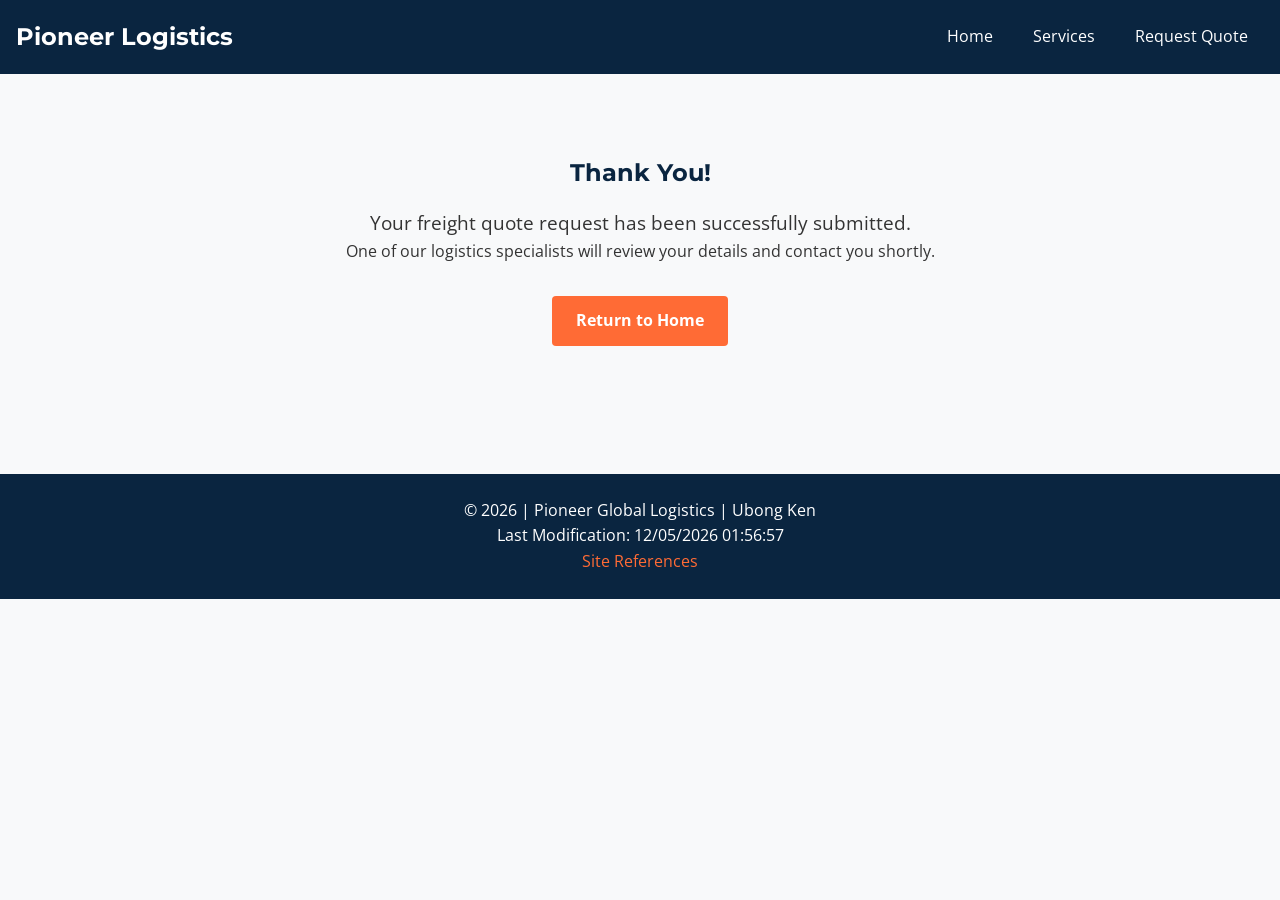
<file: project/thankyou.html>
<!DOCTYPE html>
<html lang="en-US">
<head>
    <meta charset="UTF-8">
    <meta name="viewport" content="width=device-width, initial-scale=1.0">
    <title>Pioneer Global Logistics | Thank You</title>
    <meta name="description" content="Thank you for requesting a quote from Pioneer Global Logistics.">
    <meta name="author" content="Ubong Ken">
    
    <link rel="preconnect" href="https://fonts.googleapis.com">
    <link rel="preconnect" href="https://fonts.gstatic.com" crossorigin>
    <link href="https://fonts.googleapis.com/css2?family=Montserrat:wght@400;700&family=Open+Sans:wght@400;600&display=swap" rel="stylesheet">
    
    <link rel="stylesheet" href="styles/main.css">
    <script src="scripts/main.js" defer></script>
</head>
<body>
    <header>
        <div class="logo">Pioneer Logistics</div>
        <button id="menu-button" aria-label="Menu">☰</button>
        <nav id="main-nav">
            <a href="index.html">Home</a>
            <a href="services.html">Services</a>
            <a href="quote.html">Request Quote</a>
        </nav>
    </header>

    <main>
        <section class="content-section" style="text-align: center; padding: 5rem 1rem;">
            <h2>Thank You!</h2>
            <p style="margin-top: 1rem; font-size: 1.2rem;">Your freight quote request has been successfully submitted.</p>
            <p>One of our logistics specialists will review your details and contact you shortly.</p>
            <a href="index.html" class="cta-button" style="margin-top: 2rem;">Return to Home</a>
        </section>
    </main>

    <footer>
        <p>&copy; <span id="currentyear"></span> | Pioneer Global Logistics | Ubong Ken</p>
        <p id="lastModified"></p>
        <p><a href="references.html">Site References</a></p>
    </footer>
</body>
</html>
</file>
<file: styles/base.css>
/* Color Palette & Fonts */
:root {
    --primary-color: #1b4f72;
    --nav-bg: #34495e;
    --hover-color: #5dade2;
    --text-dark: #333;
    --text-light: #fff;
    --font-family: 'Roboto', sans-serif;
}

body {
    font-family: var(--font-family);
    margin: 0;
    padding: 0;
    background-color: #fff;
    color: var(--text-dark);
}

/* Header & Typography */
header {
    background-color: var(--primary-color);
    color: var(--text-light);
}

#course-title {
    display: block;
    text-align: center;
    font-size: 1.5rem;
    padding: 1rem 0;
}

nav {
    display: flex;
    justify-content: space-evenly;
    background-color: var(--nav-bg);
    padding: 0.5rem;
}

nav a {
    color: var(--text-light);
    text-decoration: none;
    padding: 0.5rem 1rem;
    font-weight: bold;
    transition: background-color 0.3s ease;
}

nav a:hover {
    background-color: var(--hover-color);
    border-radius: 4px;
}

/* Main Layout */
main {
    max-width: 900px;
    margin: 2rem auto;
    display: grid;
    grid-template-columns: 1fr 1fr;
    gap: 2rem;
    padding: 0 1rem;
}

h1 {
    grid-column: 1 / -1;
    text-align: center;
    font-size: 2rem;
    margin-bottom: 0;
}

/* Cards */
.card {
    border: 1px solid #ccc;
    border-radius: 5px;
    overflow: hidden;
}

.card h2 {
    background-color: var(--primary-color);
    color: var(--text-light);
    margin: 0;
    padding: 1rem;
    text-align: center;
}

.card-content {
    padding: 1rem;
}

.card-content ul {
    padding-left: 3rem;
    text-align: left;
}

.card-content li {
    margin-bottom: 0.5rem;
}

/* Images */
.profile-img, .flag-img {
    display: block;
    margin: 0 auto 1rem auto;
    max-width: 100%;
    height: auto;
}

.profile-img {
    float: right;
    margin-left: 15px;
    width: 150px;
}

/* Footer */
footer {
    background-color: var(--primary-color);
    color: var(--text-light);
    text-align: center;
    padding: 1.5rem;
    margin-top: 2rem;
}

footer p {
    margin: 5px 0;
    font-size: 0.9rem;
}

#lastModified {
    color: #f1c40f;
}
</file>
<file: project/styles/main.css>
/* --- CSS VARIABLES --- */
:root {
    --primary-color: #0A2540;
    --accent-color: #FF6B35;
    --bg-color: #F8F9FA;
    --text-dark: #333333;
    --text-light: #ffffff;
    
    --font-heading: 'Montserrat', sans-serif;
    --font-body: 'Open Sans', sans-serif;
}

/* --- BASE STYLES --- */
* {
    box-sizing: border-box;
    margin: 0;
    padding: 0;
}

body {
    font-family: var(--font-body);
    background-color: var(--bg-color);
    color: var(--text-dark);
    line-height: 1.6;
}

h1, h2, h3 {
    font-family: var(--font-heading);
    color: var(--primary-color);
}

img {
    max-width: 100%;
    height: auto;
    display: block;
}

/* --- HEADER & NAVIGATION --- */
header {
    background-color: var(--primary-color);
    color: var(--text-light);
    padding: 1rem;
    display: flex;
    justify-content: space-between;
    align-items: center;
    position: relative;
}

.logo {
    font-size: 1.5rem;
    font-weight: 700;
    font-family: var(--font-heading);
}

#menu-button {
    background: none;
    border: none;
    color: var(--text-light);
    font-size: 2rem;
    cursor: pointer;
}

nav {
    display: none;
    background-color: var(--primary-color);
    width: 100%;
    position: absolute;
    top: 100%;
    left: 0;
    z-index: 10;
}

nav.open {
    display: flex;
    flex-direction: column;
}

nav a {
    color: var(--text-light);
    text-decoration: none;
    padding: 1rem;
    text-align: center;
    border-top: 1px solid rgba(255,255,255,0.1);
}

nav a:hover, nav a.active {
    background-color: var(--accent-color);
}

/* --- MAIN CONTENT & HERO --- */
main {
    padding-bottom: 3rem;
}

.hero {
    background-color: var(--primary-color);
    color: var(--text-light);
    text-align: center;
    padding: 3rem 1rem;
    border-bottom: 4px solid var(--accent-color);
}

.hero h2 {
    color: var(--text-light);
    font-size: 2rem;
    margin-bottom: 1rem;
}

.cta-button {
    display: inline-block;
    background-color: var(--accent-color);
    color: var(--text-light);
    padding: 0.75rem 1.5rem;
    text-decoration: none;
    font-weight: bold;
    border-radius: 4px;
    margin-top: 1rem;
    transition: background-color 0.3s;
}

.cta-button:hover {
    background-color: #e55b25;
}

.content-section {
    padding: 2rem 1rem;
    max-width: 1000px;
    margin: 0 auto;
}

/* JavaScript Hook Styling */
#welcome-message {
    background-color: #e2e8f0;
    padding: 1rem;
    text-align: center;
    font-weight: bold;
    color: var(--primary-color);
    display: none;
}

/* --- FOOTER --- */
footer {
    background-color: var(--primary-color);
    color: var(--text-light);
    text-align: center;
    padding: 1.5rem;
    margin-top: auto;
}

footer a {
    color: var(--accent-color);
    text-decoration: none;
}

/* --- DESKTOP LAYOUT --- */
@media (min-width: 768px) {
    #menu-button {
        display: none;
    }
    
    nav {
        display: flex;
        flex-direction: row;
        position: static;
        width: auto;
    }
    
    nav a {
        border-top: none;
        padding: 0.5rem 1rem;
        margin-left: 0.5rem;
        border-radius: 4px;
    }
    
    .hero {
        padding: 5rem 2rem;
    }
}

/* --- SERVICES GRID --- */
.services-grid {
    display: grid;
    grid-template-columns: 1fr;
    gap: 1.5rem;
}

.service-card {
    background-color: #ffffff;
    padding: 2rem;
    border-radius: 8px;
    box-shadow: 0 4px 6px rgba(0,0,0,0.05);
    border-top: 4px solid var(--accent-color);
    text-align: center;
    transition: transform 0.3s;
}

.service-card:hover {
    transform: translateY(-5px);
}

.service-icon {
    font-size: 3rem;
    margin-bottom: 1rem;
}

@media (min-width: 768px) {
    .services-grid {
        grid-template-columns: 1fr 1fr;
    }
}

/* --- FORM STYLES --- */
form {
    display: flex;
    flex-direction: column;
    gap: 1rem;
    max-width: 600px;
    margin: 0 auto;
    background-color: #ffffff;
    padding: 2rem;
    border-radius: 8px;
    box-shadow: 0 4px 6px rgba(0,0,0,0.05);
    border-top: 4px solid var(--accent-color);
}

form label {
    font-weight: bold;
    color: var(--primary-color);
}

form input[type="text"],
form input[type="email"],
form select,
form textarea {
    padding: 0.75rem;
    border: 1px solid #ccc;
    border-radius: 4px;
    font-family: inherit;
    font-size: 1rem;
    width: 100%;
}

form input:focus, 
form select:focus, 
form textarea:focus {
    outline: 2px solid var(--primary-color);
}
</file>
<file: styles/form.css>
/* --- CSS VARIABLES --- */
:root {
    --primary-color: #2b0b2b;
    --bg-color: #d1ced1;
    --form-bg: #ffffff;
    --text-dark: #333333;
    --text-light: #ffffff;
    --accent-color: #d81b60;
    --border-color: #a09da0;
    
    --font-main: 'Roboto', sans-serif;
}

/* --- BASE STYLES --- */
body {
    font-family: var(--font-main);
    background-color: var(--bg-color);
    color: var(--text-dark);
    margin: 0;
    padding: 0;
    line-height: 1.6;
}

header, footer {
    background-color: var(--primary-color);
    color: var(--text-light);
    text-align: center;
    padding: 1.5rem 1rem;
}

header h1 {
    margin: 0;
    font-size: 2rem;
}

main {
    max-width: 600px;
    margin: 2rem auto;
    padding: 0 1rem;
}

/* --- FORM STYLING --- */
.review-form {
    background-color: var(--bg-color);
}

fieldset {
    border: none;
    border-top: 2px solid var(--primary-color);
    margin: 2rem 0;
    padding: 1rem 0;
}

legend {
    font-weight: 700;
    font-size: 1.2rem;
    color: var(--primary-color);
    padding: 0 0.5rem;
}

/* Labels */
label {
    display: block;
    font-weight: 700;
    margin-top: 1.5rem;
    margin-bottom: 0.5rem;
}

/* General Inputs */
input[type="text"],
input[type="date"],
select,
textarea {
    width: 100%;
    padding: 0.75rem;
    border: 1px solid var(--border-color);
    border-radius: 4px;
    font-family: var(--font-main);
    font-size: 1rem;
    background-color: var(--form-bg);
    box-sizing: border-box;
}

input[type="text"]:focus,
input[type="date"]:focus,
select:focus,
textarea:focus {
    outline: 2px solid var(--primary-color);
}

/* Radio Buttons (Stars) */
.rating-group {
    display: flex;
    flex-wrap: wrap;
    gap: 1.5rem;
    margin-top: 0.5rem;
}

.rating-group label {
    display: flex;
    flex-direction: column;
    align-items: center;
    margin-top: 0;
    font-weight: 400;
    font-size: 1.2rem;
    cursor: pointer;
}

.rating-group input[type="radio"] {
    margin-top: 0.5rem;
    transform: scale(1.2);
}

/* Checkboxes */
.checkbox-group label {
    display: flex;
    align-items: center;
    font-weight: 400;
    margin-top: 0.5rem;
    cursor: pointer;
}

.checkbox-group input[type="checkbox"] {
    margin-right: 0.75rem;
    transform: scale(1.2);
}

/* Submit Button */
.submit-btn {
    width: 100%;
    background-color: var(--primary-color);
    color: var(--text-light);
    font-size: 1.25rem;
    font-weight: 700;
    padding: 1rem;
    border: none;
    border-radius: 4px;
    cursor: pointer;
    margin-top: 2rem;
    transition: background-color 0.3s ease;
}

.submit-btn:hover {
    background-color: var(--accent-color);
}

/* --- CONFIRMATION PAGE STYLING (review.html) --- */
.confirmation-message {
    background-color: var(--form-bg);
    text-align: center;
    padding: 3rem 2rem;
    border-radius: 8px;
    box-shadow: 0 4px 10px rgba(0,0,0,0.1);
}

.confirmation-message h2 {
    color: var(--primary-color);
}

.confirmation-message a {
    display: inline-block;
    margin-top: 1.5rem;
    padding: 0.75rem 1.5rem;
    background-color: var(--primary-color);
    color: var(--text-light);
    text-decoration: none;
    border-radius: 4px;
    font-weight: bold;
}

.confirmation-message a:hover {
    background-color: var(--accent-color);
}

/* --- RESPONSIVE DESIGN --- */
@media (min-width: 600px) {
    fieldset {
        padding: 2rem;
        background-color: #ebe9eb;
        border: 1px solid var(--border-color);
        border-radius: 8px;
    }
    
    legend {
        background-color: var(--bg-color);
    }
}
</file>
<file: styles/place.css>
/* --- GLOBAL VARIABLES --- */
:root {
    --primary-color: #008751;   /* Nigeria Green */
    --accent-color: #005c37;    /* Darker green for header border */
    --secondary-color: #ffffff; /* White */
    --text-dark: #333333;
    --bg-color: #ffffff;
    --heading-font: 'Montserrat', sans-serif;
    --body-font: 'Open Sans', sans-serif;
}

body {
    font-family: var(--body-font);
    margin: 0;
    padding: 0;
    background-color: var(--bg-color);
    color: var(--text-dark);
    text-align: center; /* Centers all text for mobile */
}

/* --- HEADER & FOOTER --- */
header, footer {
    background-color: var(--primary-color);
    color: var(--secondary-color);
    padding: 1.5rem;
}

header {
    border-bottom: 8px solid var(--accent-color); 
}

header h1 {
    margin: 0;
    font-family: var(--heading-font);
    font-size: 2.5rem;
}

/* --- MAIN MOBILE LAYOUT --- */
main {
    max-width: 1000px;
    margin: 0 auto;
}

.hero {
    margin: 0;
}

.hero img {
    width: 100%;
    height: auto;
    display: block;
}

/* --- MOBILE CARDS --- */
.content-grid {
    padding: 2rem 1rem;
}

.card {
    margin-bottom: 2rem;
}

.card h2 {
    font-family: var(--heading-font);
    font-size: 1.8rem;
    margin-bottom: 1rem;
    color: #000;
}

.card-content p {
    margin: 0.5rem 0;
    font-size: 0.95rem;
}

.weather-content {
    display: flex;
    flex-direction: column;
    align-items: center;
}

.weather-icon {
    width: 80px;
    height: auto;
    margin-bottom: 0.5rem;
}
</file>
<file: styles/place-large.css>
/* --- DESKTOP VIEW (768px and wider) --- */

@media (min-width: 768px) {
    
    body {
        background-color: #e0e0e0;
    }

    /* GRID STACKING */
    main {
        display: grid;
    }

    .hero {
        grid-column: 1 / 2;
        grid-row: 1 / 2;
    }

    .hero img {
        width: 100%;
        height: 100%;
        object-fit: cover;
    }

    .content-grid {
        grid-column: 1 / 2;
        grid-row: 1 / 2;
        z-index: 2;
        
        display: grid;
        grid-template-columns: 1fr 1fr 1fr;
        grid-template-rows: 1fr 1fr;
        gap: 2rem;
        padding: 4rem;
    }

    /* --- TRANSLUCENT CARDS --- */
    .card {
        background-color: rgba(255, 255, 255, 0.85);
        box-shadow: 0 4px 15px rgba(0,0,0,0.3);
        margin-bottom: 0;
        padding-bottom: 2rem;
    }

    .card h2 {
        background-color: var(--primary-color);
        color: var(--secondary-color);
        padding: 0.8rem 1.5rem;
        margin-top: 2rem;
        text-align: left;
    }

    .card-content {
        padding: 0 1.5rem;
    }

    .data-card {
        grid-column: 1 / 2;
        grid-row: 1 / 3;
        align-self: center;
        text-align: right;
    }

    .weather-card {
        grid-column: 3 / 4;
        grid-row: 2 / 3;
        align-self: end;
        text-align: right;
    }

    .weather-content {
        align-items: flex-end;
    }

    .weather-icon {
        display: none;
    }

    .weather-card h2::after {
        content: " ⛅";
        font-size: 1.5rem;
        float: right;
        margin-top: -3px;
    }
}
</file>
<file: styles/temples.css>
/* --- COLOR PALETTE & FONTS --- */
:root {
    --primary-color: #2c3e50;
    --nav-bg: #34495e;
    --accent-color: #f1c40f;
    --text-dark: #333;
    --text-light: #fff;
    --font-family: 'Roboto', sans-serif;
}

body {
    font-family: var(--font-family);
    margin: 0;
    padding: 0;
    background-color: #f4f4f9;
    color: var(--text-dark);
}

/* --- HEADER & HAMBURGER BUTTON --- */
header {
    background-color: var(--primary-color);
}

.header-container {
    display: flex;
    justify-content: space-between;
    align-items: center;
    padding: 1rem 2rem;
    color: var(--text-light);
}

h1 {
    margin: 0;
    font-size: 1.8rem;
}

/* The Hamburger Button */
#menu {
    display: block;
    font-size: 2.5rem;
    background: none;
    border: none;
    color: var(--text-light);
    cursor: pointer;
}

/* Default icon (Hamburger) */
#menu::before {
    content: "≡"; 
}

/* When the JS adds the 'show' class, change icon to X */
#menu.show::before {
    content: "X"; 
}

/* --- NAVIGATION MENU --- */
nav {
    display: flex; /* This satisfies the audit tool! */
    flex-direction: column;
    background-color: var(--nav-bg);
}

nav a {
    display: none; /* Hides the links by default on mobile */
    color: var(--text-light);
    text-decoration: none;
    padding: 1rem;
    text-align: center;
    font-weight: bold;
    border-top: 1px solid #ffffff33; 
    transition: background-color 0.3s ease;
}

/* When JS adds the 'show' class to the nav, reveal the links */
nav.show a {
    display: block; 
}

nav a:hover {
    background-color: #00000033; 
    color: var(--accent-color);
}

nav a.active {
    color: var(--accent-color);
}

/* --- MAIN LAYOUT & GRID --- */
main {
    max-width: 800px;
    margin: 0 auto;
    padding: 1rem;
}

main h2 {
    text-align: center;
    border-bottom: 2px solid var(--primary-color);
    padding-bottom: 0.5rem;
    margin-bottom: 1.5rem;
}

/* CSS Grid requirement */
.res-grid {
    display: grid;
    grid-template-columns: 1fr;
    gap: 1.5rem;
}

/* Images and Figures */
figure {
    margin: 0;
    background-color: white;
    border: 1px solid #ccc;
    border-radius: 5px;
    overflow: hidden;
    box-shadow: 0 2px 5px rgba(0,0,0,0.1);
}

figure img {
    width: 100%;
    height: 250px;
    object-fit: cover;
    display: block;
}

figcaption {
    padding: 1rem;
    text-align: center;
    font-weight: bold;
    background-color: #eee;
}

/* --- FOOTER --- */
footer {
    background-color: var(--primary-color);
    color: var(--text-light);
    text-align: center;
    padding: 1.5rem;
    margin-top: 2rem;
}

footer p {
    margin: 5px 0;
    font-size: 0.9rem;
}

/* Card internal styling */
figure h3 {
    background-color: var(--primary-color);
    color: var(--text-light);
    margin: 0;
    padding: 1rem;
    text-align: center;
}

figure p {
    padding: 0 1rem;
    margin: 0.5rem 0;
    text-align: center;
}

figure .label {
    font-weight: bold;
    color: #555;
}

#gallery-title {
    text-align: center;
    font-size: 2rem;
    margin: 1rem 0;
}

#lastModified {
    color: #f1c40f; 
}
</file>
<file: styles/temples-large.css>
/* --- DESKTOP VIEW --- */
/* These rules ONLY apply when the screen is 768px or wider */

@media (min-width: 768px) {
    
    /* 1. Hide the Hamburger Button */
    #menu {
        display: none;
    }

    /* 2. Show the navigation menu permanently and make it a row */
    nav {
        display: flex;
        flex-direction: row;
        justify-content: center;
    }

    nav a {
        display: block;
        border-top: none;
        padding: 1rem 2rem;
        font-size: 1.1rem;
    }

    /* 3. Change the Image Grid to 3 Columns */
    .res-grid {
        grid-template-columns: repeat(3, 1fr);
    }
}
</file>
<file: project/styles/siteplan.css>
/* --- CSS VARIABLES --- */
:root {
    --primary-color: #0A2540;
    --accent-color: #FF6B35;
    --bg-color: #F8F9FA;
    --text-dark: #333333;
    
    --font-heading: 'Montserrat', sans-serif;
    --font-body: 'Open Sans', sans-serif;
}

/* --- BASE STYLES --- */
body {
    font-family: var(--font-body);
    background-color: var(--bg-color);
    color: var(--text-dark);
    line-height: 1.6;
    margin: 0;
    padding: 0;
}

h1, h2, h3 {
    font-family: var(--font-heading);
    color: var(--primary-color);
}

h1 {
    color: var(--bg-color);
}

/* --- LAYOUT --- */
header, footer {
    background-color: var(--primary-color);
    color: #ffffff;
    text-align: center;
    padding: 2rem 1rem;
}

header p {
    color: var(--accent-color);
    font-weight: 600;
}

main {
    max-width: 900px;
    margin: 2rem auto;
    padding: 0 1.5rem;
}

section {
    background-color: #ffffff;
    padding: 2rem;
    margin-bottom: 2rem;
    border-radius: 8px;
    box-shadow: 0 4px 6px rgba(0,0,0,0.05);
    border-top: 4px solid var(--accent-color);
}

/* --- COLOR SWATCHES --- */
.color-palette {
    display: flex;
    flex-wrap: wrap;
    gap: 1rem;
    margin-top: 1rem;
}

.color-swatch {
    flex: 1;
    min-width: 200px;
    padding: 2rem 1rem;
    text-align: center;
    border-radius: 4px;
    font-weight: bold;
    border: 1px solid #ccc;
}

.primary-color {
    background-color: var(--primary-color);
    color: #ffffff;
}

.accent-color {
    background-color: var(--accent-color);
    color: #ffffff;
}

.bg-color {
    background-color: var(--bg-color);
    color: var(--text-dark);
}

/* --- WIREFRAME PLACEHOLDERS --- */
.wireframe-container {
    display: flex;
    flex-direction: column;
    gap: 2rem;
}

.wireframe img {
    max-width: 100%;
    border: 2px dashed #ccc;
    background-color: #eee;
}

@media (min-width: 768px) {
    .wireframe-container {
        flex-direction: row;
        align-items: flex-start;
    }
}
</file>
